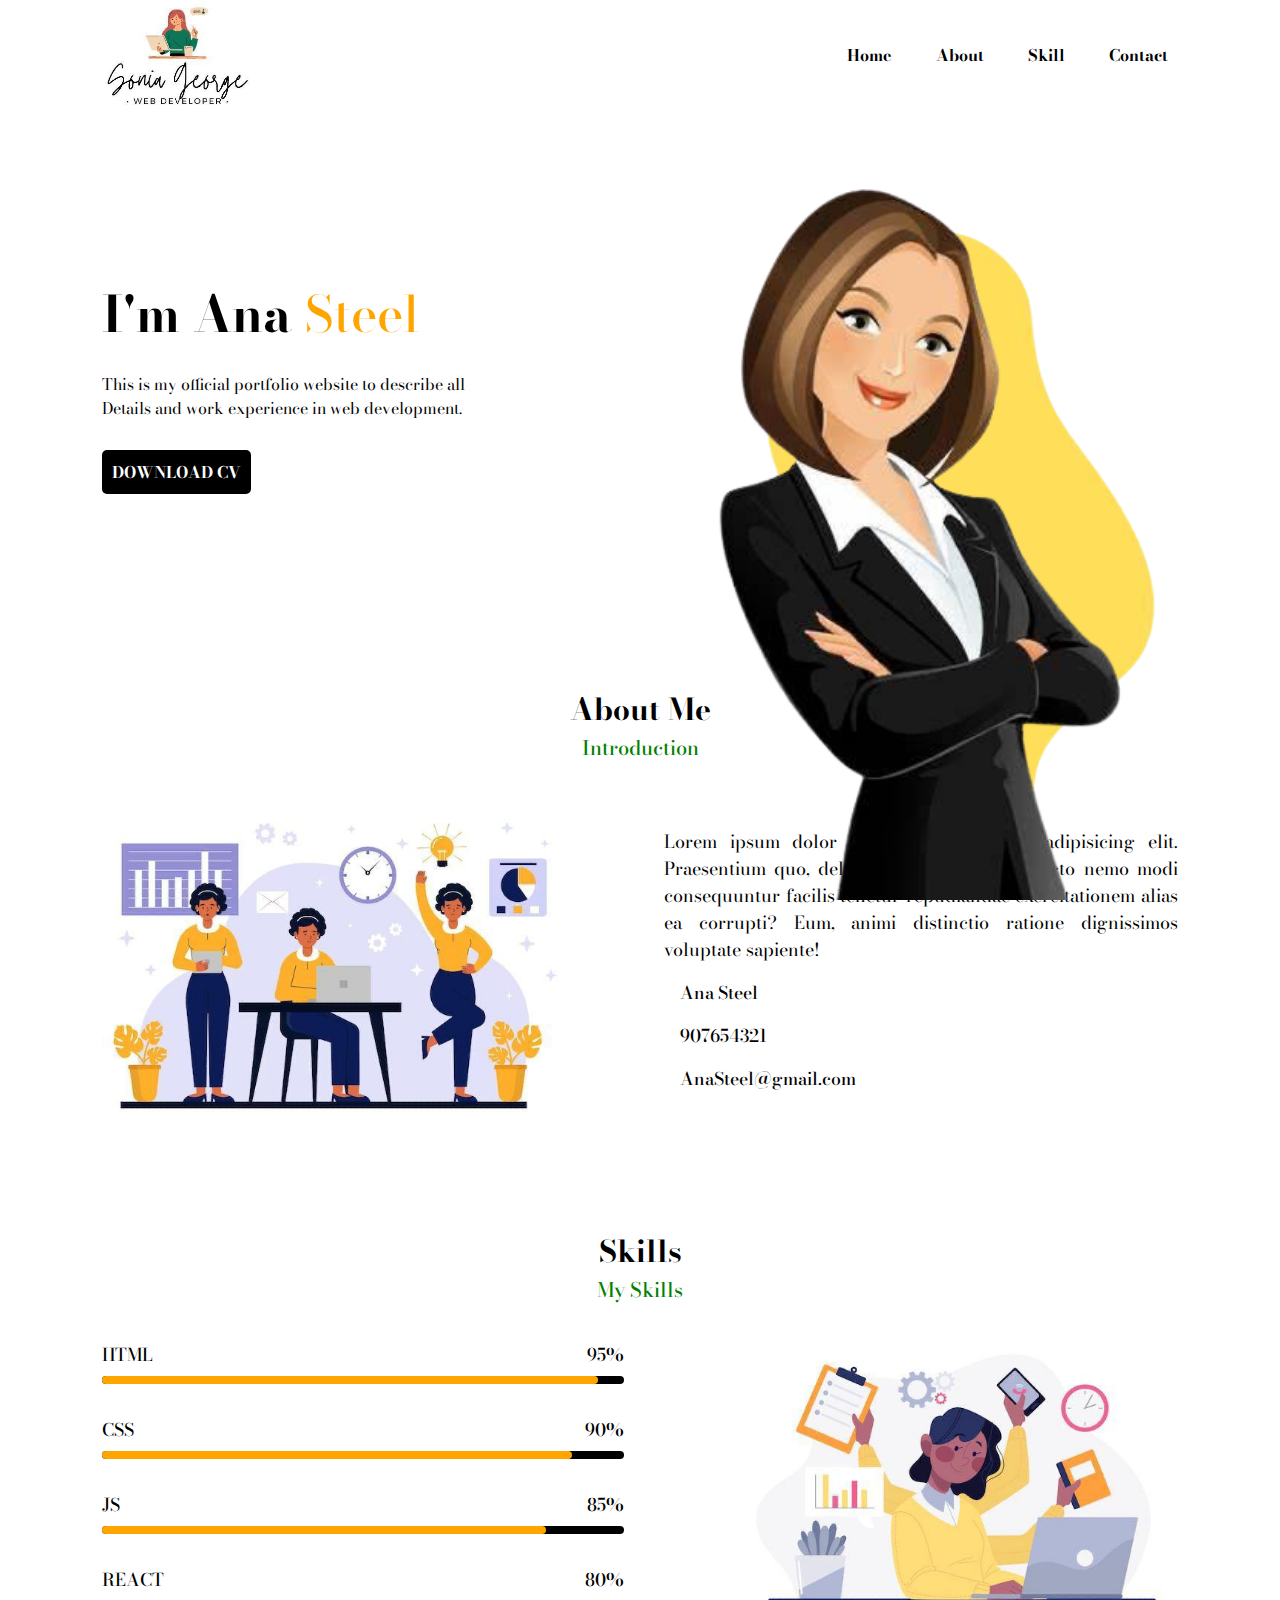
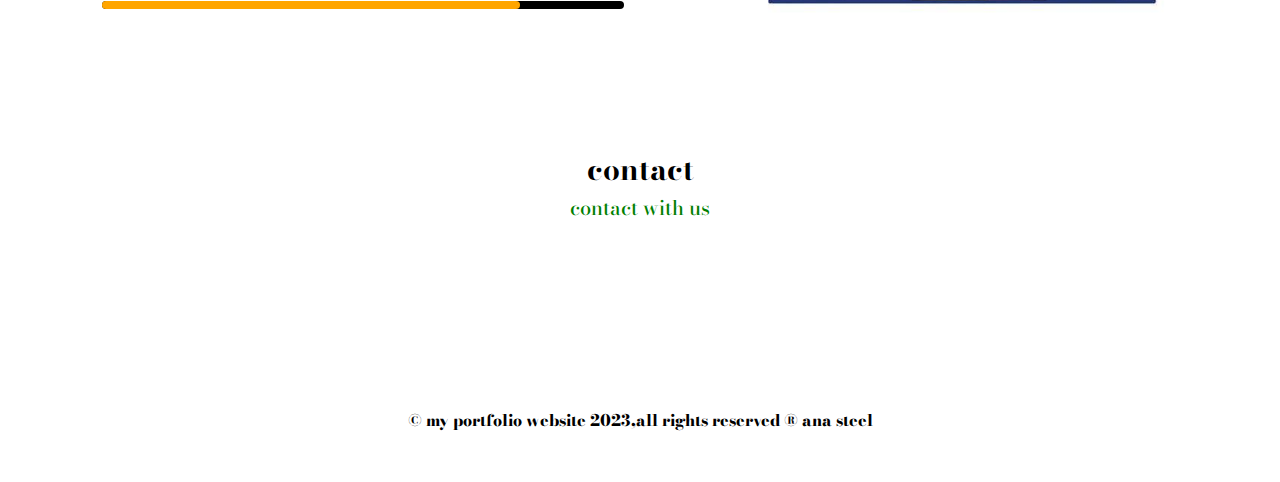
<file: index.html>
<!DOCTYPE html>
<html lang="en">

<head>
    <meta charset="UTF-8">
    <meta name="viewport" content="width=device-width, initial-scale=1.0">
    <title>portfolio</title>
    <link rel="stylesheet" href="style.css">
    <link rel="preconnect" href="https://fonts.googleapis.com">
    <link rel="preconnect" href="https://fonts.gstatic.com" crossorigin>
    <link
        href="https://fonts.googleapis.com/css2?family=Bodoni+Moda:opsz@6..96&family=Croissant+One&family=Dancing+Script&family=Gloock&family=Mate+SC&family=Sedgwick+Ave+Display&display=swap"
        rel="stylesheet">
    <!-- font awesome -->
    <link rel="stylesheet" href="https://cdnjs.cloudflare.com/ajax/libs/font-awesome/6.4.2/css/all.min.css"
        integrity="sha512-z3gLpd7yknf1YoNbCzqRKc4qyor8gaKU1qmn+CShxbuBusANI9QpRohGBreCFkKxLhei6S9CQXFEbbKuqLg0DA=="
        crossorigin="anonymous" referrerpolicy="no-referrer" />
</head>

<body>
    <div id="container" class="container">
        <!-- nav bar -->
        <nav>
            <img class="logo" src="./images/logo.png.jpeg" alt="logo">
            <ul>
                <li class="list-item"><a class="link" href="#home">Home</a></li>
                <li class="list-item"><a class="link" href="#about"> About</a></li>
                <li class="list-item"><a class="link" href="#skill">Skill</a></li>
                <li class="list-item"><a class="link" href="#contact">Contact</a></li>
            </ul>
        </nav>
        <!-- home -->
        <section id="home">
            <div class="title">
                <h1 id="username">I'm Ana <span id="lname">Steel</span></h1>
                <p id="user detail">This is my official portfolio website to describe all
                    <br>
                    Details and work experience in web development.
                </p>
                <a id="download" href="./images/(4) WhatsApp.html" download>DOWNLOAD CV</a>

            </div>
            <div class="images">
                <img class="shape" src="./images/shape.png.png" alt="shape">
                <img class="girl" src="./images/girl.png.png" alt="girl">
            </div>

        </section>
        <!-- about -->
        <section id="about">
            <div class="about-head">
                <h2 class="mainhead">About Me</h2>
                <span class="subhead">Introduction</span>

            </div>

            <div class="about-content">
                <div class="about-img">
                    <img src="./images/about.png.jpeg" alt="about">
                </div>
                <div class="about-details">
                    <p>Lorem ipsum dolor sit amet, consectetur adipisicing elit. Praesentium quo, delectus aspernatur
                        architecto nemo modi consequuntur facilis tenetur repudiandae exercitationem alias ea corrupti?
                        Eum, animi distinctio ratione dignissimos voluptate sapiente!</p>
                        <div class="information">
                            <div class="info-box">
                                <i class="fa-solid fa-user"></i>
                                <span>Ana Steel</span>
                            </div>
                            <div class="info-box">
                                <i class="fa-solid fa-phone"></i>
                                <span>907654321</span>
                            </div>
                            <div class="info-box">
                                <i class="fa-solid fa-envelope"></i>
                                <span>AnaSteel@gmail.com</span>
                            </div>


                        </div>
                </div>

            </div>

        </section>

        <!-- skill -->
        <section id="skill">
            <div class="about-head">
                <h2 class="mainhead">Skills</h2>
                <span class="subhead">My Skills</span>
            </div>
            <div class="skill-container">
                <div class="progress-bars">
                    <div class="bar">
                        <h3>HTML</h3>
                        <span>95%</span>
                        <!-- base bar 1 -->
                        <div class="base-bar"></div>
                        <div class="base-bar html-bar"></div>
                    </div>
                    <div class="bar">
                        <h3>CSS</h3>
                        <span>90%</span>
                        <!-- base bar 1 -->
                        <div class="base-bar"></div>
                        <div class="base-bar css-bar"></div>
                    </div>
                    <div class="bar">
                        <h3>JS</h3>
                        <span>85%</span>
                        <!-- base bar 1 -->
                        <div class="base-bar"></div>
                        <div class="base-bar js-bar"></div>
                    </div>
                    <div class="bar">
                        <h3>REACT</h3>
                        <span>80%</span>
                        <!-- base bar 1 -->
                        <div class="base-bar"></div>
                        <div class="base-bar react-bar"></div>
                    </div>
                    
                </div>
                <div class="skill-img">
                    <img src="./images/skill.png.jpeg" alt="skill">
                </div>
            </div>


        </section>
        <!-- contact -->
        <section id="contact" >
            <div class="about-head">
                <h2 class="mainhead">contact</h2>
                <span class="subhead">contact with us</span>
            </div>
            <div class="icon-collection">
                <div class="icon" >
                <a href=""target="_blank"><i class="fa-brands fa-linkedin-in brand"></i></a>
            </div>
            <div class="icon" >
                <a href=""target="_blank"><i class="fa-brands fa-github brand"></i></a>
            </div>
            <div class="icon" >
                <a href=""target="_blank"><i class="fa-brands fa-twitter brand"></i></a>
            </div>
            <div class="icon" >
                <a href=""target="_blank"><i class="fa-brands fa-facebook brand"></i></a>
            </div>
            <div class="icon" >
                <a href="https://www.instagram.com/"target="_blank"><i class="fa-brands fa-instagram brand"></i></a>
            </div>
            <div class="icon" >
                <a href=""target="_blank"><i class="fa-solid fa-envelope brand"></i></a>
            </div>

            </div>

        </section>
<!-- footer -->
<footer>
<!-- &copy;,&reg -->
<p> &copy; my portfolio website 2023,all rights reserved &reg; ana steel</p>
<!-- class name icon -->
<div class="up-arrow icon">
<!-- class name brand -->
    <a href="#container"><i class="fa-solid fa-angle-up brand"></i></a>

</div>
</footer>





    </div>



</body>

</html>
</file>
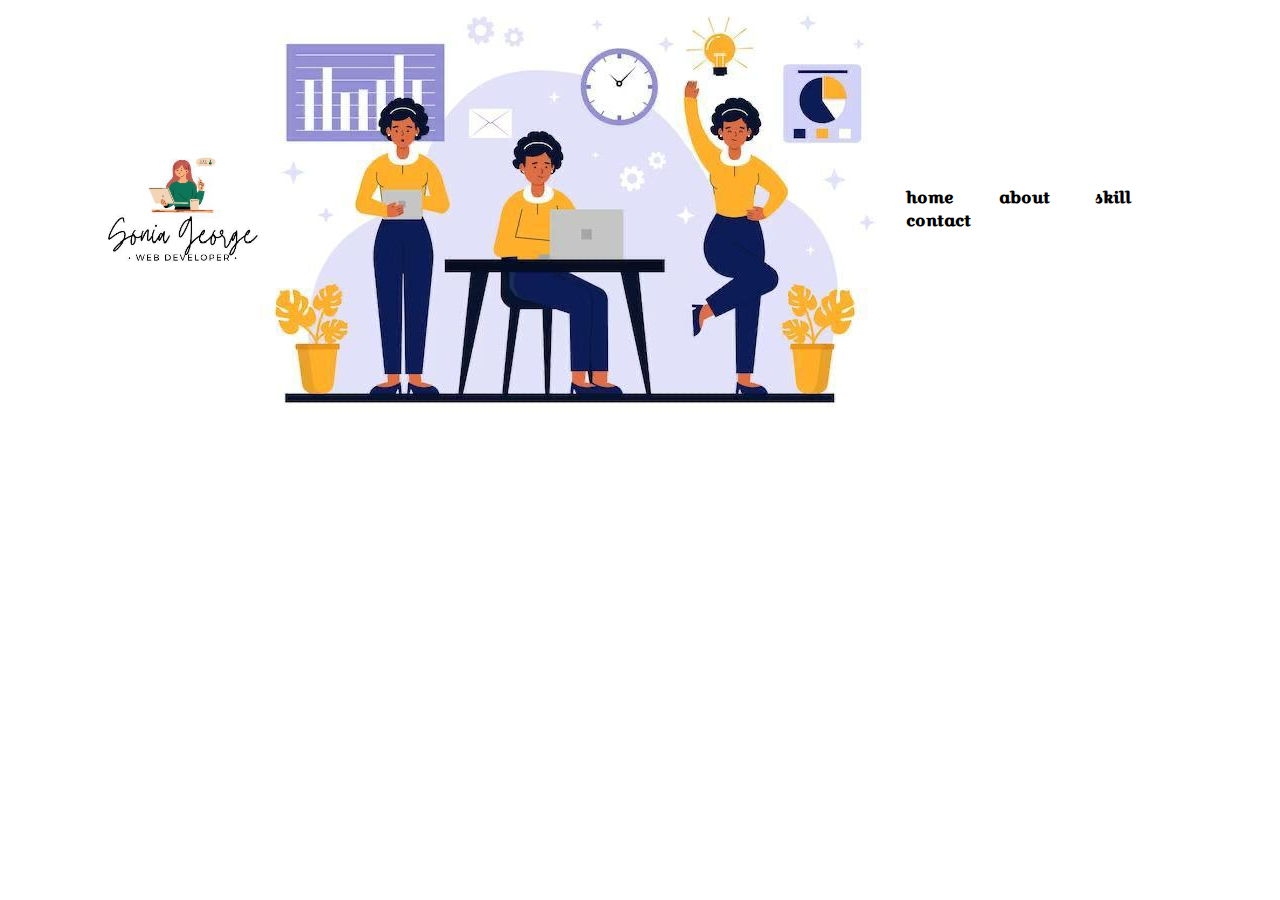
<file: index2.html>
<!DOCTYPE html>
<html lang="en">

<head>
    <meta charset="UTF-8">
    <meta name="viewport" content="width=device-width, initial-scale=1.0">
    <title>protfolio</title>
    <!-- font awesome cdnjs -->
    <link rel="stylesheet" href="style2.css">
    <link rel="stylesheet" href="https://cdnjs.cloudflare.com/ajax/libs/font-awesome/6.4.2/css/all.min.css"
        integrity="sha512-z3gLpd7yknf1YoNbCzqRKc4qyor8gaKU1qmn+CShxbuBusANI9QpRohGBreCFkKxLhei6S9CQXFEbbKuqLg0DA=="
        crossorigin="anonymous" referrerpolicy="no-referrer" />
    <link rel="preconnect" href="https://fonts.googleapis.com">
    <link rel="preconnect" href="https://fonts.gstatic.com" crossorigin>
    <!-- google fonts -->
    <link
        href="https://fonts.googleapis.com/css2?family=Bodoni+Moda:opsz@6..96&family=Croissant+One&family=Dancing+Script&family=Gloock&family=Mate+SC&family=Sedgwick+Ave+Display&display=swap"
        rel="stylesheet">
</head>

<body>
    <div id="container" class="container">
        <nav>
            <img class="logo" src="./images/logo.png.jpeg" alt="no logo">
            <img src="./images/about.png.jpeg" alt="">
            <ul>
                <li class="list-item"><a class="link" href="">home</a></li>
                <li class="list-item"><a class="link" href="">about</a></li>
                <li class="list-item"> <a class="link" href="">skill</a></li>
                <li class="list-item"><a class="link" href="">contact</a></li>
            </ul>

        </nav>
    </div>
    <section id="home" >
        <div class="title" >
            <h1 id="username" ></h1>

        </div>
    </section>

</body>

</html>
</file>
<file: style.css>
*{
    margin: 0px;
    padding: 0px;
    font-family: 'Bodoni Moda', serif;
}

.container{
    width: 100%;
    /* vh-view height */
    height: 100vh;
    position:relative;
}
nav{
  display: flex;
    justify-content: space-between;
    width: 85%;
    align-items: center;
    margin-left: 100px;
}
.logo{
    width:150px;
}
.list-item{
    display: inline;
    list-style: none;
    margin: 10px 20px;
}
.link{
    text-decoration: none;
    font-weight: bold;
    color: black;
}
/* puesdo class */
.link:hover{
    color: brown;
}
.title{
    margin:13% 0px 0px 8% ;
}
#username{
    font-size: 50px;
    margin-bottom: 20px;
}
#lname{
    color: orange;
    font-size: 50px;
}
#userdetail{
    line-height: 20px;
}
#download{
    text-decoration: none;
    background-color: black;
    color: white;
    padding: 10px;
    border-radius: 5px;
    margin-top: 30px;
    display: inline-block;
    font-weight: bold;
}
.images{
    width: 45%;
    height: 80%;
    position: absolute;
    right: 30px;
    bottom: 0;

}
.images>img{
    height: 100%;
    position: absolute;
    bottom: 0;
    /* to hover img - use left,transform tag */
    left: 50%;
    transform: translateX(-50%);
    transition: bottom 1s, left 1s;
}
.images:hover .shape{
    bottom: 80px;
}
.images:hover .girl{
    left: 40%;
}
#about{
    margin: 15% 8% 0px 8%;
}
.about-head{
    text-align: center;
}
.mainhead{
    font-size: 30px;
}
.subhead{
    font-size: 20px;
    color: green;
}
.about-content{
    display: grid;
    grid-template-columns:repeat(2,1fr);
    gap: 3rem;
    margin-top: 3rem;
    align-items: center;
}
.about-img>img{
    width: 90%;
}
.about-details{
    font-size: 18px;
    text-align: justify;
}
.information{
    margin-top: 1rem;
}
.info-box{
    display: flex;
    align-items: center;
    margin-bottom: 1rem;
}
.info-box>span{
    margin-left: 1rem;
}
#skill{
    margin: 8% 8% 0px 8%;
}
.skill-container{
    display: grid;
    grid-template-columns:repeat(2,1fr);
    gap: 2rem;
    margin-top: 20px;
}
.skill-img>img{
    width: 90%;
    padding-left: 4rem;
    object-position: center;
}
.bar{
    display: flex;
    justify-content: space-between;
    align-items: center;
    padding: 1rem 0px;
    margin-bottom: 1rem;
    position: relative;
}
.bar h3,span{
    font-size: 1.1rem;
    font-weight: 500;
}
.base-bar{
    width: 100%;
    height: 0.5rem;
    background-color: black;
    border-radius: 0.5rem;
    position: absolute;
    bottom: 0;
}
.html-bar{
    width: 95%;
    background-color: orange;
}
.css-bar{
    width: 90%;
    background-color: orange;
}
.js-bar{
    width: 85%;
    background-color: orange;
}
.react-bar{
    width: 80%;
    background-color: orange;
}
#contact{
    margin: 8%;
}
.icon-collection{
    margin-top: 3%;
    display: flex;
    justify-content: center;
    align-items: center;
}
.icon{
    width: 50px;
    height: 50px;
    border-radius: 50%;
    display: flex;
    justify-content: center;
    align-items: center;
    margin: 0px 10px;
}
.brand{
    font-size:30px ;
    color: black;
}
.icon:hover{
    background-image: linear-gradient(to bottom right,orange,yellow,white);
}
.brand:hover{
    color:white;
    animation:shake 0.25s;
}
/* key frame used to define animation */
@keyframes shake{
    10%{
        transform: rotate(15deg);
    }
20%{
        transform: rotate(-15deg);
    }
    30%{
        transform: rotate(15deg);
    }
40%{
        transform: rotate(-15deg);
    }

}

html{
    scroll-behavior: smooth;
}
footer>p{
    text-align: center;
    font-weight: 800;
}
.up-arrow{
    float: right;
    margin: -30px 30px 30px 0px;
}
::-webkit-scrollbar{
    width: 10px;
    border-radius: 10px;

}
::-webkit-scrollbar-track{
    border-radius: 10px;
    background: wheat;
}
::-webkit-scrollbar-thumb{
    border-radius: 10px;
    background: orange;
}
</file>
<file: style2.css>
*{
    margin: 0px;
    padding: 0px;
    font-family: 'Croissant One', cursive; ;
}
.logo{
    width: 160px;
}
.container{
    width: 100%;
    height: 100vh;
    position: relative;
}
nav{
    display: flex;
    justify-content: space-between;
    width: 85%;
    align-items: center;
    margin-left: 100px;
}
.list-item{
    display:inline;
    text-decoration: none;
    margin: 10px 20px;
}
.link{
    text-decoration: none;
    color: black;
    font-weight: bold;
}
.link:hover{
    color: brown;
}
</file>
